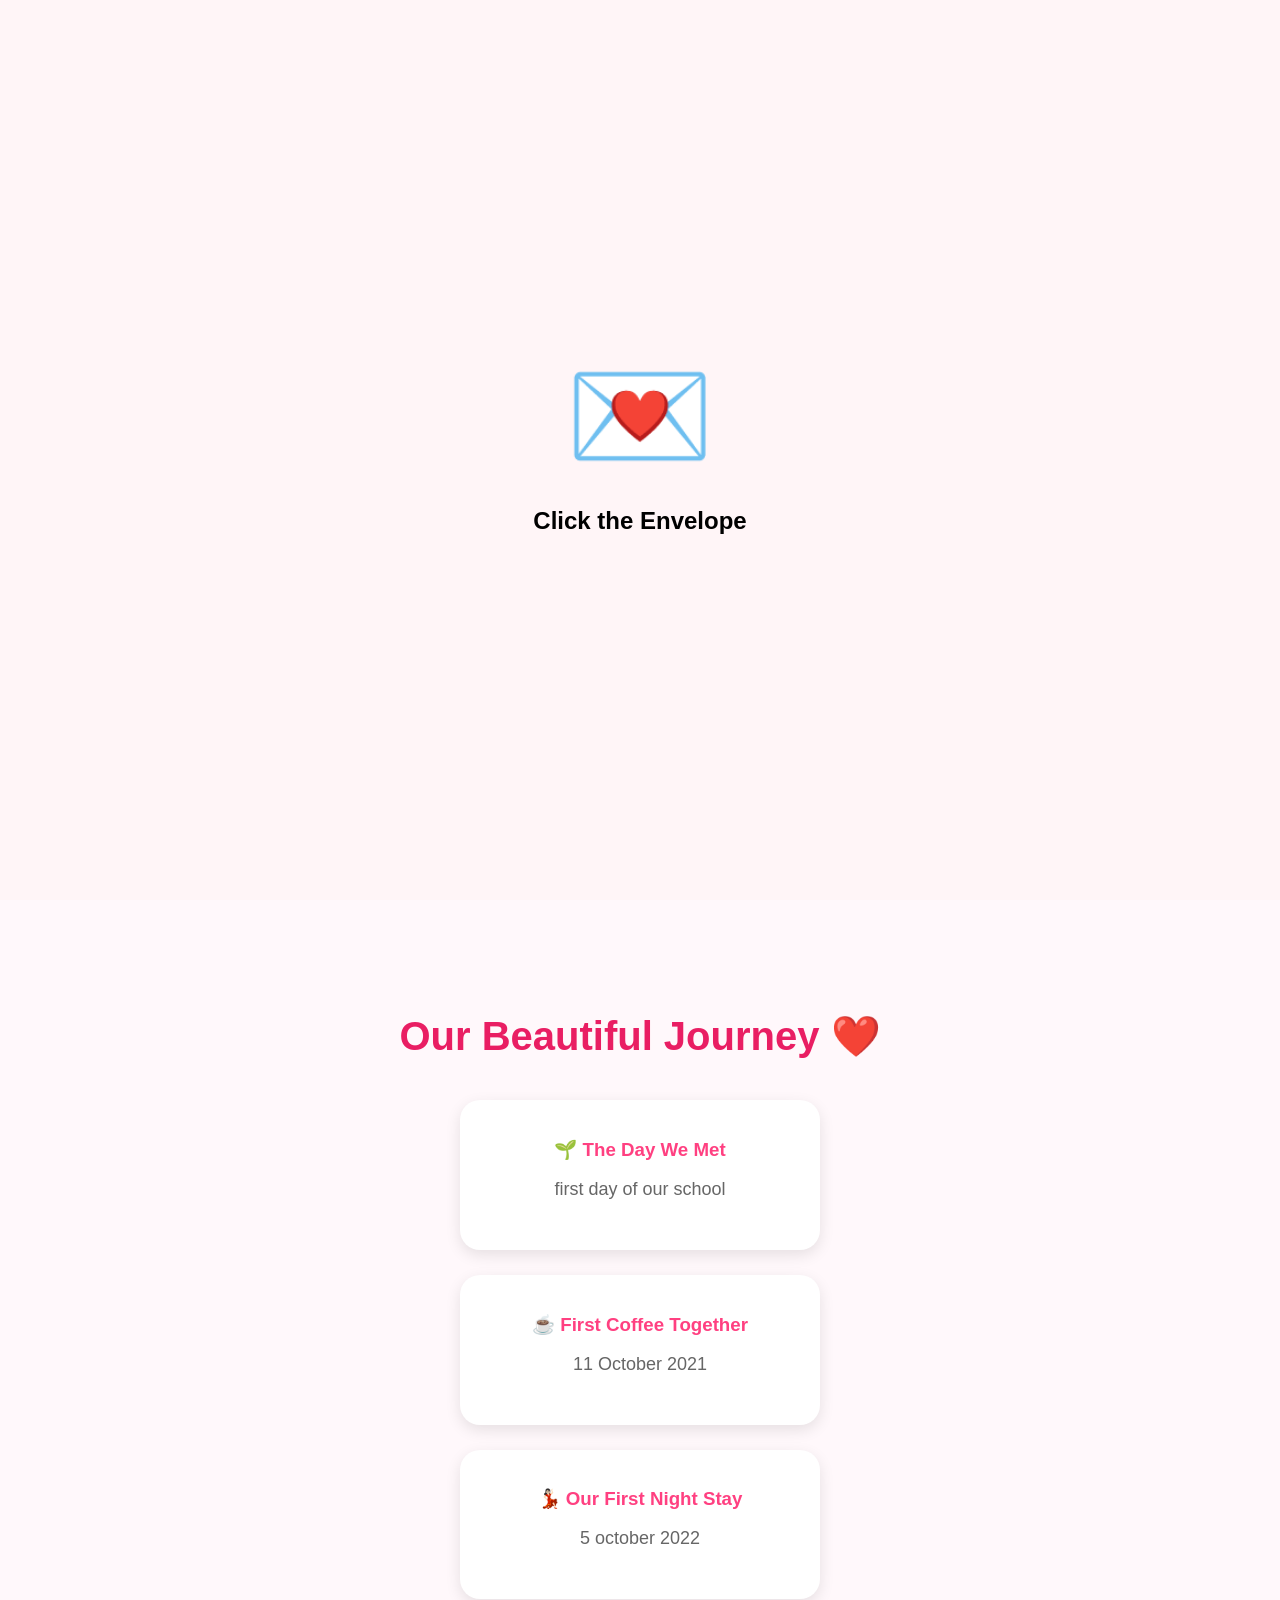
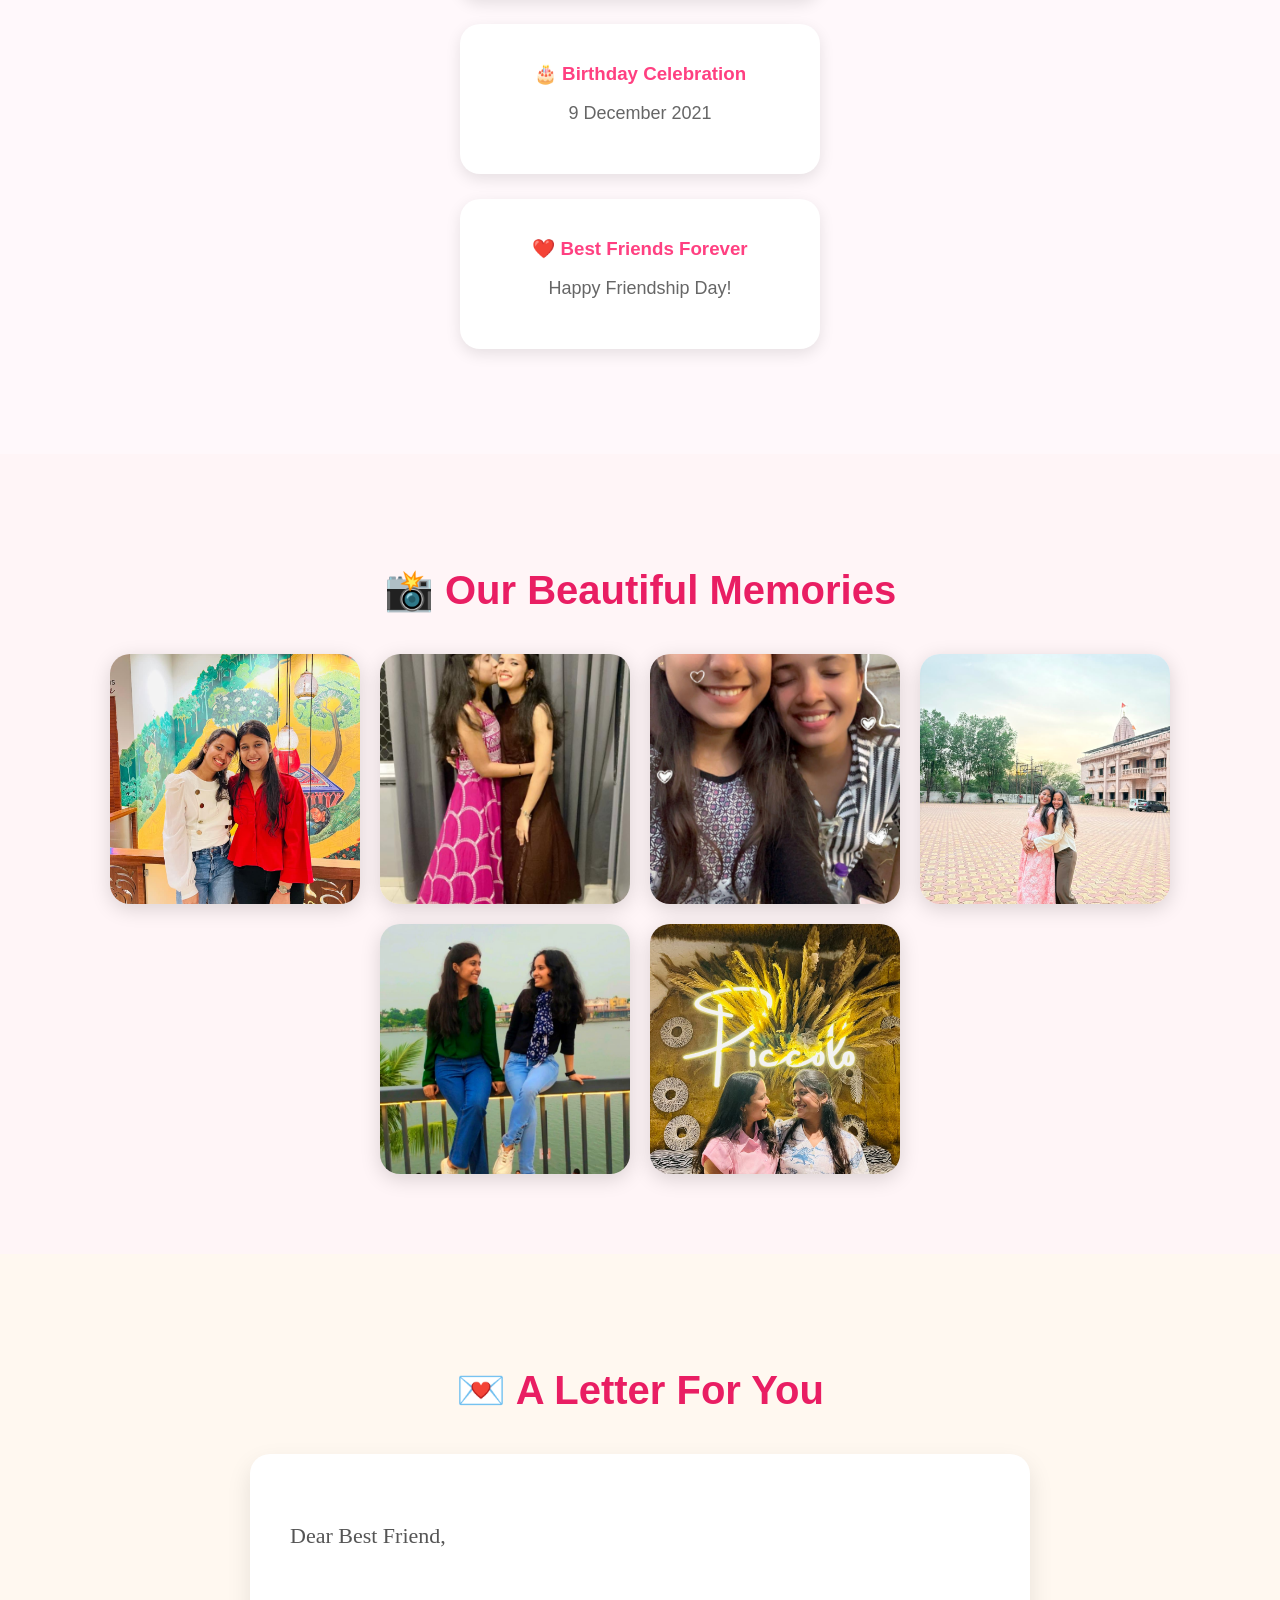
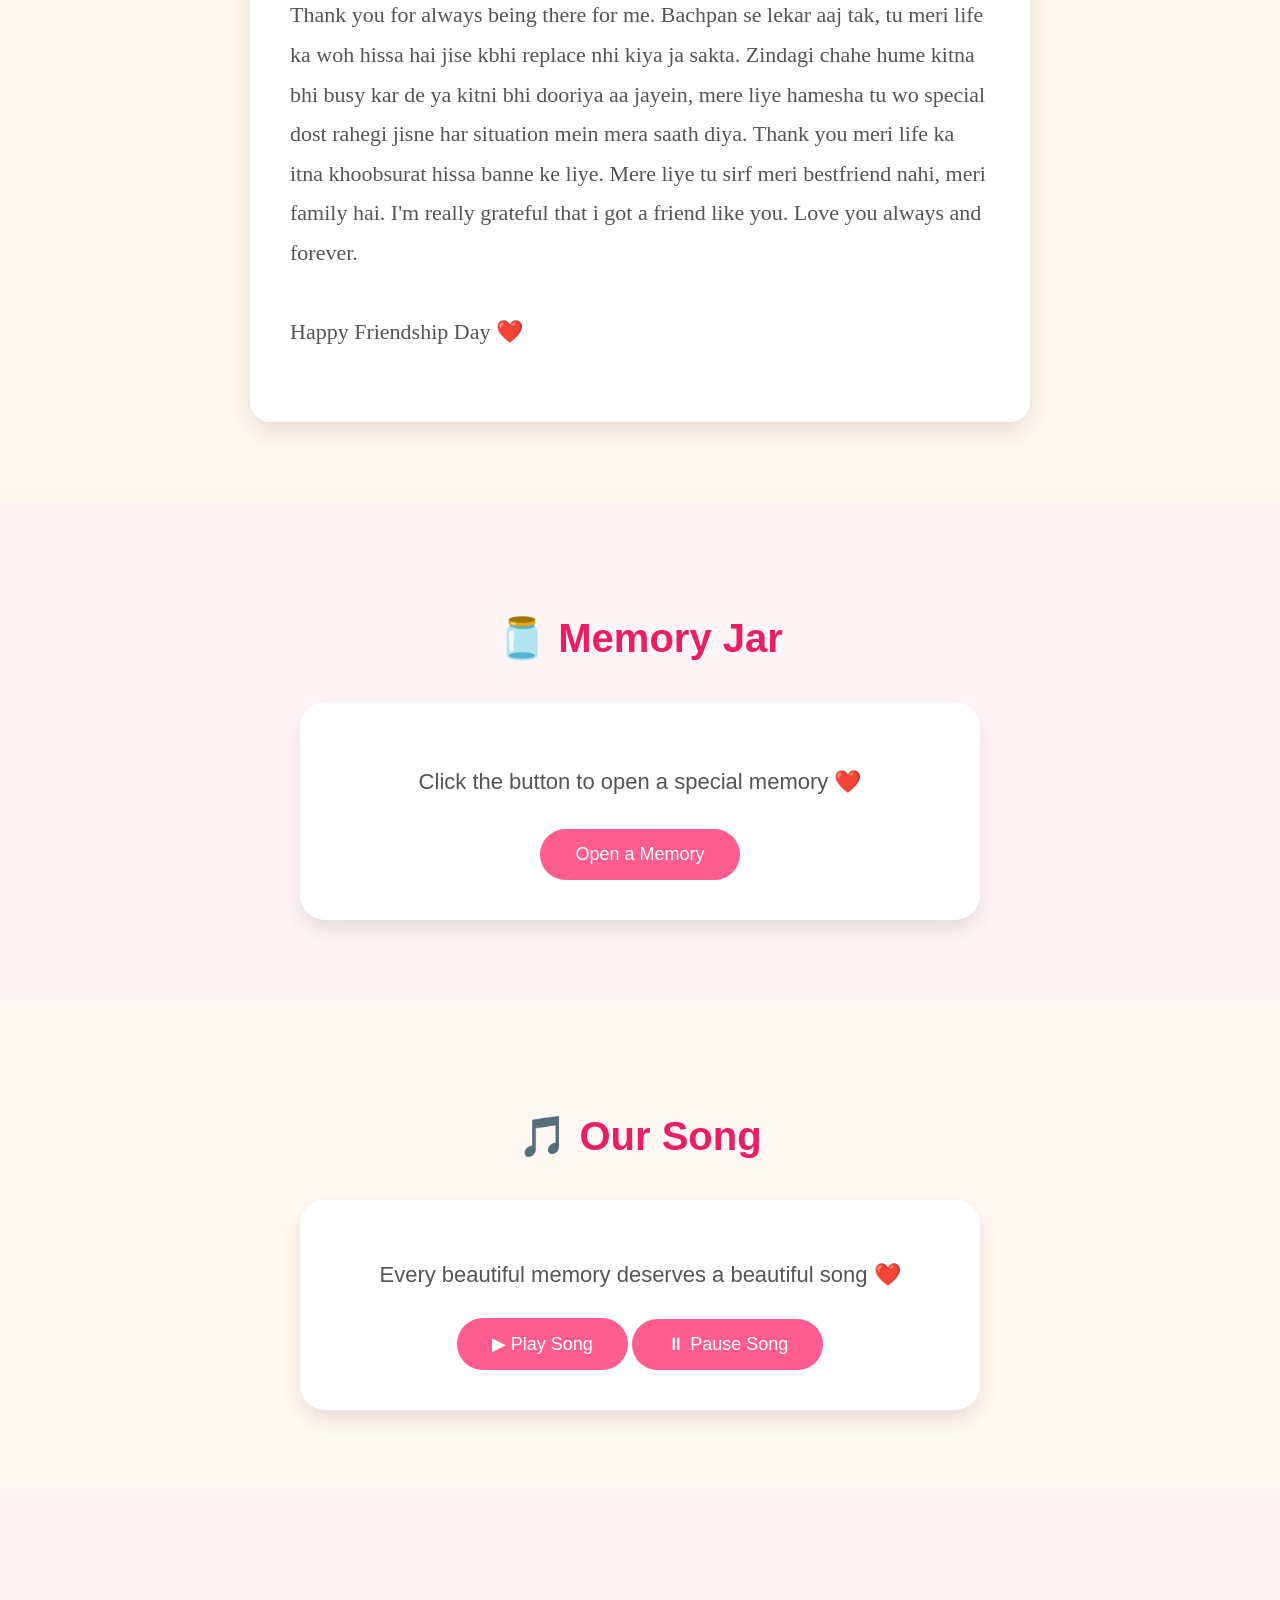
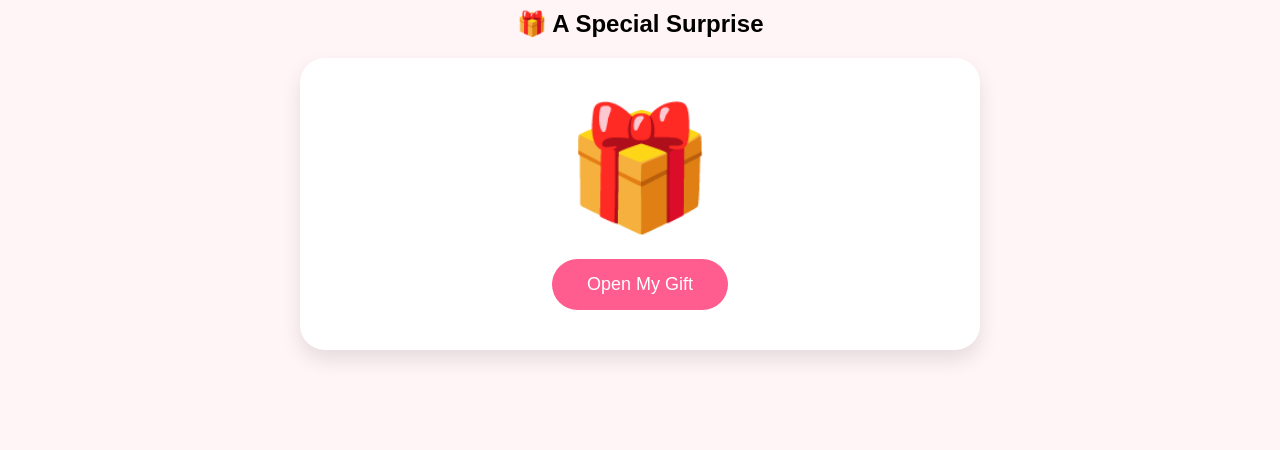
<file: index.html>
<!DOCTYPE html>
<html lang="en">

<head>
    <meta charset="utf-8">
    <meta name="viewport" content="width=device-width, initial-scale=1">
    <title>Friendship Day</title>
    <link rel="stylesheet" href="style.css">
    </head>

<body>

    <div class="background-animation">

<div class="heart h1">❤️</div>

<div class="heart h2">💖</div>

<div class="heart h3">💕</div>

<div class="heart h4">💗</div>

<div class="heart h5">💞</div>

</div>

    <div id="welcome">
        <div class="envelope">💌</div>
        <h2>Click the Envelope</h2>
    </div>

    <section id="website">
        <div class="heart">❤️</div>
        <div class="heart heart2">💖</div>
        <div class="heart heart3">💕</div>

        <div class="card">
            <img src="friend.jpg.jpeg" class="photo" alt="Friendship photo">

            <h1>Happy Friendship Day ❤️</h1>

            <p class="quote">
                "Every friendship has a beautiful story, ours is my favourite."
            </p>

            <button id="memoriesBtn">
                Begin Our Journey
            </button>
        </div>
    </section>

    <section class="timeline">
        <h2>Our Beautiful Journey ❤️</h2>
        <div class="memory">
            <h3>🌱 The Day We Met</h3>
            <p>first day of our school</p>
        </div>
        <div class="memory">
            <h3>☕ First Coffee Together</h3>
            <p>11 October 2021</p>
        </div>
        <div class="memory">
            <h3>💃🏻 Our First Night Stay</h3>
            <p>5 october 2022</p>
        </div>
        <div class="memory">
            <h3>🎂 Birthday Celebration</h3>
            <p>9 December 2021</p>
        </div>
        <div class="memory">
            <h3>❤️ Best Friends Forever</h3>
            <p>Happy Friendship Day!</p>
        </div>
    </section>

    <section class="gallery">
        <h2>📸 Our Beautiful Memories</h2>
        <div class="gallery-container">
            <img src="photo1.jpg.jpeg" alt="Memory photo 1">
            <img src="photo2.jpg.jpg" alt="Memory photo 2">
            <img src="photo3.jpg.jpeg" alt="Memory photo 3">
            <img src="photo4.jpg.jpeg" alt="Memory photo 4">
            <img src="photo5.jpg.jpeg" alt="Memory photo 5">
            <img src="photo6.jpg.jpeg" alt="Memory photo 6">
        </div>
    </section>

    <section class="letter">

<h2>💌 A Letter For You</h2>

<div class="letter-box">

<p>

Dear Best Friend,

<br><br>

Thank you for always being there for me.

Bachpan se lekar aaj tak, tu meri life ka woh hissa hai jise kbhi replace nhi kiya ja sakta.
Zindagi chahe hume kitna bhi busy kar de ya kitni bhi dooriya aa jayein,
mere liye hamesha tu wo special dost rahegi jisne har situation mein mera saath diya.
Thank you meri life ka itna khoobsurat hissa banne ke liye.
Mere liye tu sirf meri bestfriend nahi, meri family hai.
I'm really grateful that i got a friend like you.
Love you always and forever.

<br><br>

Happy Friendship Day ❤️

</p>

</div>

</section>

    <div id="lightbox" class="lightbox">
        <span id="lightbox-close" class="lightbox-close">&times;</span>
        <img id="lightbox-img" alt="Gallery photo">
    </div>

    <div id="confetti-container"></div>

    <section class="memory-jar">
        <h2>🫙 Memory Jar</h2>
        <div class="jar-card">
            <p id="memory-text">
                Click the button to open a special memory ❤️
            </p>
            <button id="memory-btn">
                Open a Memory
            </button>
        </div>
    </section>

    <section class="music-section">
        <h2>🎵 Our Song</h2>
        <div class="music-card">
            <p>Every beautiful memory deserves a beautiful song ❤️</p>
            <button id="play-btn">▶ Play Song</button>
            <button id="pause-btn">⏸ Pause Song</button>
            <audio id="song">
                <source src="song.mp3.mp3" type="audio/mpeg">
                Your browser does not support the audio element.
            </audio>
        </div>
    </section>

    <section class="surprise">
        <h2>🎁 A Special Surprise</h2>
        <div class="gift-card">
            <div id="gift">🎁</div>
            <button id="gift-btn">Open My Gift</button>
            <p id="final-message">
                ❤️ Happy Friendship Day ❤️
                <br><br>
                Thank you for making my life more beautiful.
                <br>
                I hope we stay best friends forever.
                <br><br>
                🌸
            </p>
        </div>
    </section>

    <script src="script.js"></script>

</body>

</html>
</file>
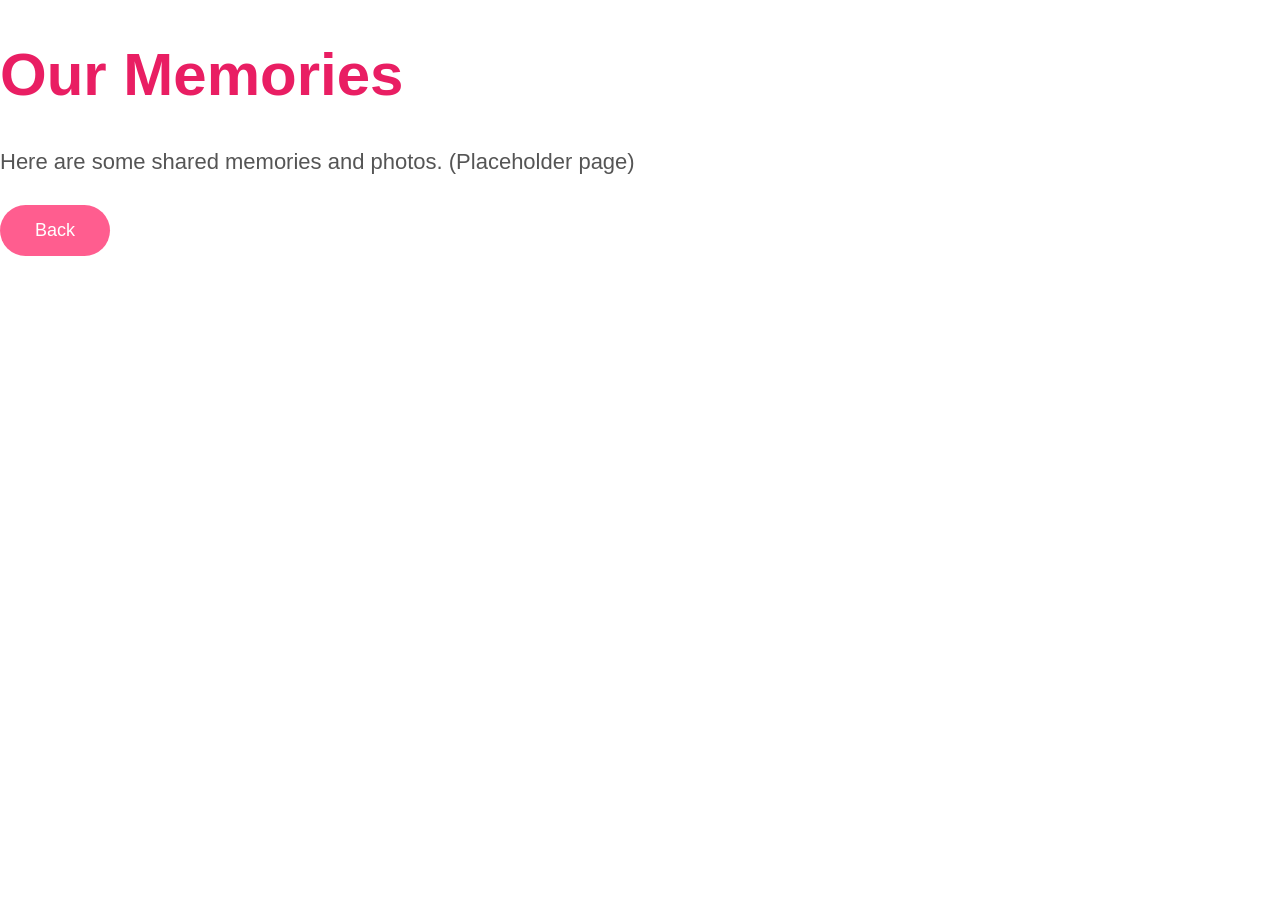
<file: memories.html>
<!DOCTYPE html>
<html lang="en">
<head>
  <meta charset="utf-8">
  <meta name="viewport" content="width=device-width, initial-scale=1">
  <title>Our Memories</title>
  <link rel="stylesheet" href="style.css">
</head>
<body>
  <main class="container">
    <h1>Our Memories</h1>
    <p>Here are some shared memories and photos. (Placeholder page)</p>
    <a href="index.html"><button>Back</button></a>
  </main>
</body>
</html>
</file>
<file: style.css>
html{

scroll-behavior:smooth;

}

body{

margin:0;

font-family:Arial,sans-serif;

background:transparent;

position:relative;

}

.hero{

height:100vh;

display:flex;

flex-direction:column;

justify-content:center;

align-items:center;

text-align:center;

}

h1{

font-size:60px;

color:#E91E63;

}

p{

font-size:22px;

color:#555;

margin-bottom:30px;

}

button{

padding:15px 35px;

font-size:20px;

border:none;

border-radius:40px;

background:#FF6B9A;

color:white;

cursor:pointer;

}

button:hover{

background:#FF4081;

}
#welcome{

height:100vh;

display:flex;

flex-direction:column;

justify-content:center;

align-items:center;

background:#FFF5F7;

}

.envelope{

font-size:120px;

cursor:pointer;

transition:0.5s;

}

.envelope:hover{

transform:scale(1.2);

}

.fade-out{

opacity:0;

transform:scale(2);

transition:1s;

}

#website{
  position:relative;
  display:none;
  text-align:center;
  padding-top:150px;
  opacity:0;
}

.show{
  display:block !important;
  animation:fadeIn 2s forwards;
}

#confetti-container{
  pointer-events:none;
  position:fixed;
  top:0;
  left:0;
  width:100vw;
  height:100vh;
  overflow:hidden;
  z-index:2000;
}

.confetti-piece{
  position:absolute;
  width:10px;
  height:10px;
  opacity:0.95;
  border-radius:50%;
  animation:confetti-fall 3s ease-out forwards;
  mix-blend-mode: screen;
}

.sparkle{
  position:absolute;
  width:6px;
  height:6px;
  background:rgba(255,255,255,0.85);
  border-radius:50%;
  box-shadow:0 0 12px rgba(255,255,255,0.8);
  animation:sparkle-glow 1.5s ease-out forwards;
}

@keyframes sparkle-glow{
  0%{transform:scale(0.8); opacity:0.8;}
  100%{transform:scale(2); opacity:0;}
}

@keyframes confetti-fall{
  0%{transform:translateY(0) rotate(0deg); opacity:1;}
  100%{transform:translateY(110vh) rotate(720deg); opacity:0;}
}

@keyframes fadeIn{

from{

opacity:0;

}

to{

opacity:1;

}

}

.card{

width:350px;

background:white;

padding:30px;

border-radius:25px;

box-shadow:0 10px 30px rgba(0,0,0,0.1);

margin:auto;

}

.quote{

font-size:20px;

font-style:italic;

color:#666;

margin:20px 0;

}

button{

padding:15px 35px;

background:#ff5d8f;

border:none;

border-radius:40px;

font-size:18px;

color:white;

cursor:pointer;

transition:.3s;

}

button:hover{

transform:scale(1.05);

background:#ff3d79;

}

.photo{
  width:100%;
  max-width:320px;
  height:auto;
  border-radius:20px;
  display:block;
  margin:0 auto 20px;
}

.heart{

position:absolute;

font-size:30px;

animation:float 5s infinite;

}

.heart2{
  left:20%;
  top:10vh;
  animation-delay:1s;
}

.heart3{
  right:20%;
  top:20vh;
  animation-delay:2s;
}

@keyframes float{

0%{

transform:translateY(30px);

opacity:0;

}

50%{

opacity:1;

}

100%{

transform:translateY(-250px);

opacity:0;

}

}

.timeline{

padding:80px 20px;

background:#FFF8FB;

text-align:center;

}

.timeline h2{

font-size:40px;

color:#E91E63;

margin-bottom:40px;

}

.memory{

background:white;

width:320px;

margin:25px auto;

padding:20px;

border-radius:20px;

box-shadow:0 5px 15px rgba(0,0,0,0.1);

}

.memory h3{

color:#FF4081;

margin-bottom:10px;

}

.memory p{

color:#666;

font-size:18px;

}

.gallery{

padding:80px 20px;

text-align:center;

background:#FFF5F7;

}

.gallery h2{

font-size:40px;

color:#E91E63;

margin-bottom:40px;

}

.gallery-container{

display:flex;

flex-wrap:wrap;

justify-content:center;

gap:20px;

}

.gallery-container img{

width:250px;

height:250px;

object-fit:cover;

border-radius:20px;

box-shadow:0 5px 20px rgba(0,0,0,0.15);

transition:.4s;

cursor:pointer;

}

.gallery-container img:hover{

transform:scale(1.08);

}

.lightbox{
  position:fixed;
  top:0;
  left:0;
  width:100vw;
  height:100vh;
  background:rgba(0,0,0,0.95);
  display:none;
  align-items:center;
  justify-content:center;
  padding:20px;
  z-index:10000;
}

.lightbox img,
#lightbox img{
  max-width:95vw;
  max-height:95vh;
  width:auto;
  height:auto;
  margin:0 auto;
  border-radius:20px;
  box-shadow:0 20px 40px rgba(255,255,255,0.2);
}

.lightbox-close,
#close{
  position:absolute;
  top:20px;
  right:20px;
  color:white;
  font-size:40px;
  font-weight:800;
  cursor:pointer;
  user-select:none;
}

.lightbox.show,
#lightbox.show{
  display:flex !important;
}

.letter{

padding:80px 20px;

background:#FFF8F0;

text-align:center;

}

.letter h2{

font-size:40px;

color:#E91E63;

margin-bottom:40px;

}

.letter-box{

max-width:700px;

margin:auto;

background:white;

padding:40px;

border-radius:20px;

box-shadow:0 10px 25px rgba(0,0,0,0.1);

line-height:1.8;

font-size:20px;

text-align:left;

font-family: cursive;

}

.memory-jar{

padding:80px 20px;

background:#FFF5F7;

text-align:center;

}

.memory-jar h2{

font-size:40px;

color:#E91E63;

margin-bottom:40px;

}

.jar-card{

max-width:600px;

margin:auto;

background:white;

padding:40px;

border-radius:25px;

box-shadow:0 10px 20px rgba(0,0,0,0.1);

}

#memory-text{

font-size:22px;

color:#555;

margin-bottom:30px;

line-height:1.6;

}

.music-section{

padding:80px 20px;

background:#FFF8F3;

text-align:center;

}

.music-section h2{

font-size:40px;

color:#E91E63;

margin-bottom:40px;

}

.music-card{

max-width:600px;

margin:auto;

background:white;

padding:40px;

border-radius:25px;

box-shadow:0 10px 20px rgba(0,0,0,0.1);

}

.surprise{

padding:100px 20px;

background:#FFF5F7;

text-align:center;

}

.gift-card{

max-width:600px;

margin:auto;

background:white;

padding:40px;

border-radius:25px;

box-shadow:0 10px 20px rgba(0,0,0,.1);

}

#gift{

font-size:120px;

margin-bottom:20px;

transition:.5s;

}

#final-message{

display:none;

font-size:22px;

color:#E91E63;

margin-top:30px;

line-height:1.8;

}

#gift:hover{

transform:scale(1.2);

}

.background-animation{

position:fixed;

top:0;

left:0;

width:100%;

height:100%;

pointer-events:none;

overflow:hidden;

z-index:-1;
  background: radial-gradient(circle at top left, rgba(255,235,245,0.95), transparent 25%),
              radial-gradient(circle at bottom right, rgba(255,205,230,0.7), transparent 20%),
              linear-gradient(135deg, #fff5f7, #ffe7f1);
}

.heart{

position:absolute;

font-size:30px;

animation:floatUp 10s linear infinite;

opacity:.7;

}

.h1{

left:10%;

animation-delay:0s;

}

.h2{

left:30%;

animation-delay:2s;

}

.h3{

left:50%;

animation-delay:4s;

}

.h4{

left:70%;

animation-delay:6s;

}

.h5{

left:90%;

animation-delay:8s;

}

@keyframes floatUp{

0%{

transform:translateY(100vh);

opacity:0;

}

20%{

opacity:1;

}

80%{

opacity:1;

}

100%{

transform:translateY(-120px);

opacity:0;

}

}

@media (max-width: 1024px) {
  body {
    overflow-x: hidden;
  }
  h1 {
    font-size: 2.4rem;
  }
  .card,
  .memory,
  .jar-card,
  .music-card,
  .gift-card,
  .letter-box {
    max-width: 100%;
    padding: 24px;
  }
  .gallery-container {
    gap: 14px;
  }
  .gallery-container img {
    width: calc(50% - 14px);
    height: auto;
  }
  #gift {
    font-size: 90px;
  }
}

@media (max-width: 680px) {
  h1 {
    font-size: 1.8rem;
  }
  p,
  .quote,
  #memory-text,
  .music-card p,
  #final-message {
    font-size: 17px;
  }
  .card,
  .memory,
  .jar-card,
  .music-card,
  .gift-card,
  .letter-box {
    padding: 18px;
  }
  .gallery-container {
    flex-direction: column;
  }
  .gallery-container img {
    width: 100%;
    height: auto;
  }
  button {
    width: 100%;
    margin-bottom: 12px;
  }
  .timeline,
  .memory-jar,
  .music-section,
  .surprise,
  .letter {
    padding: 40px 16px;
  }
  .background-animation {
    display: none;
  }
}
</file>
